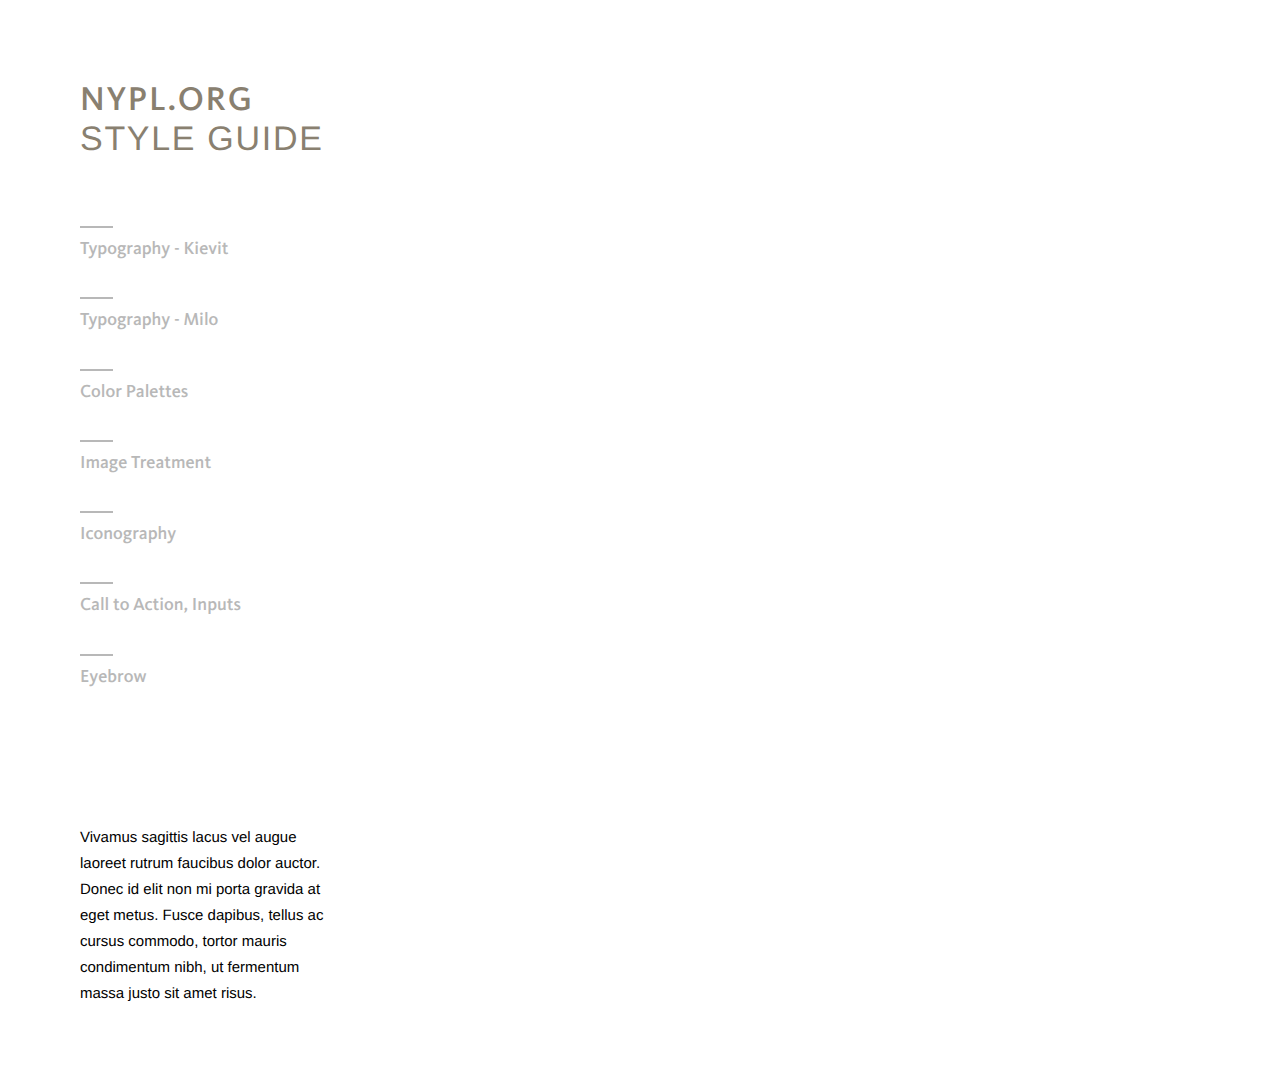
<file: index.html>
<!doctype html>
<html class="no-js" lang="">
	<head>
		<meta charset="utf-8">
		<meta http-equiv="x-ua-compatible" content="ie=edge">
		<title></title>
		<meta name="description" content="">
		<meta name="viewport" content="width=device-width, initial-scale=1">

		<link rel="stylesheet" href="css/main.css">

	</head>
	<body>
		<main id="style_guide">
			<nav>
				<h1>
					<span>NYPL.ORG</span>
					STYLE GUIDE
				</h1>
				<ul>
					<li><a href="kievit.html">Typography - Kievit</a></li>
          <li><a href="milo.html">Typography - Milo</a></li>
          <li><a href="color.html">Color Palettes</a></li>
          <li><a href="image.html">Image Treatment</a></li>
          <li><a href="icon.html">Iconography</a></li>
          <li><a href="cta.html">Call to Action, Inputs</a></li>
          <li><a href="eyebrow.html">Eyebrow</a></li>
				</ul>
<!-- ----------------------- BLURB goes here ----------------------- -->
        <p>
          Vivamus sagittis lacus vel augue laoreet rutrum faucibus dolor auctor. Donec id elit non mi porta gravida at eget metus. Fusce dapibus, tellus ac cursus commodo, tortor mauris condimentum nibh, ut fermentum massa justo sit amet risus.
        </p>
			</nav>
			<section>
				
			</section>
		</main>
	</body>
</html>
</file>
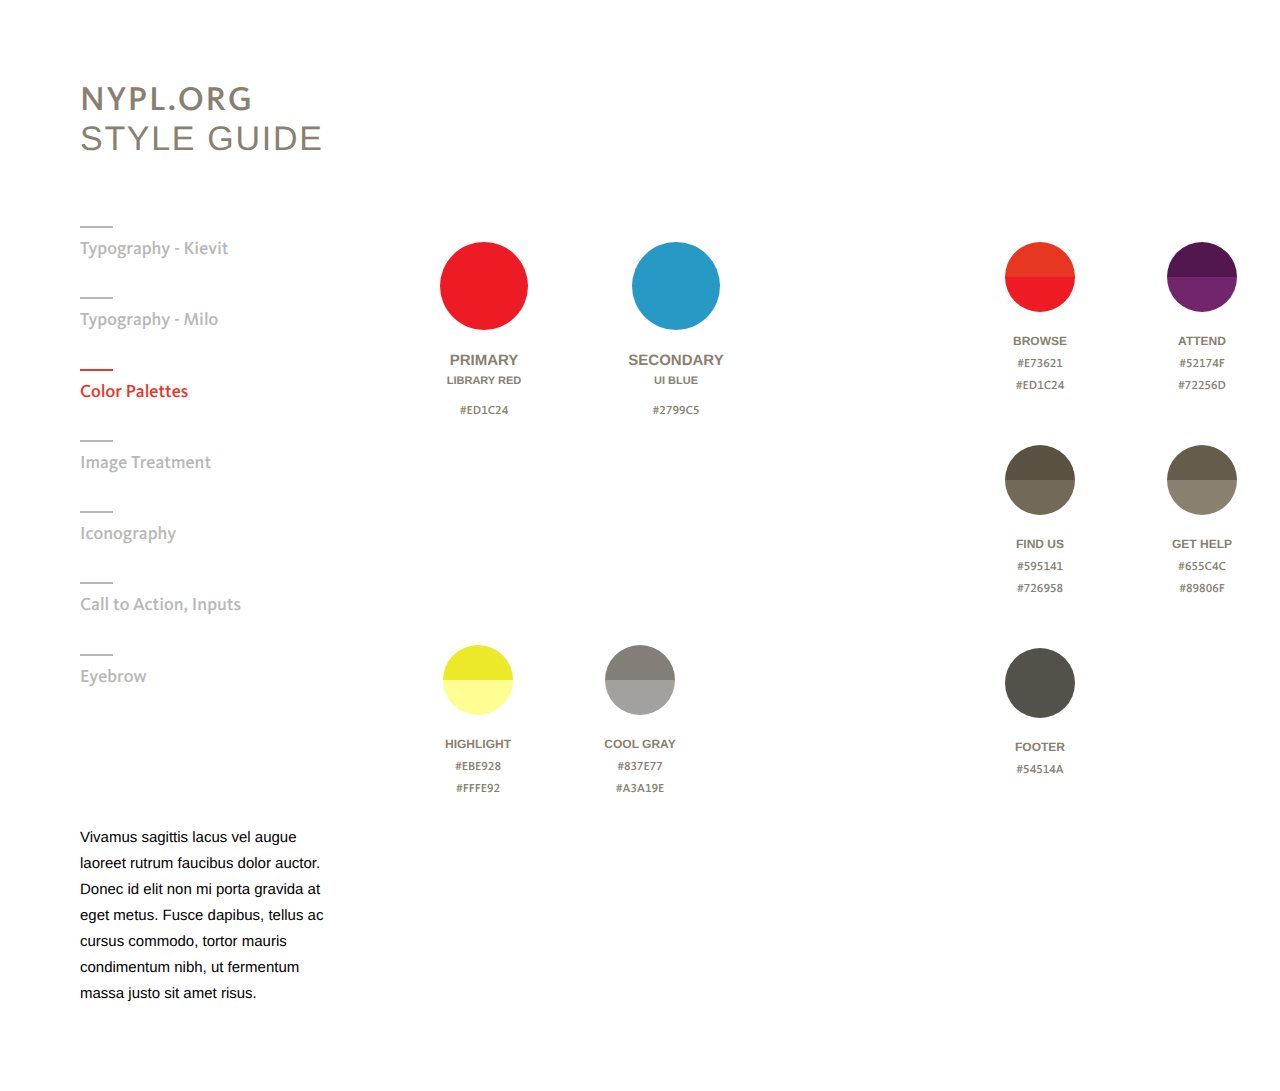
<file: color.html>
<!doctype html>
<html class="no-js" lang="">
  <head>
    <meta charset="utf-8">
    <meta http-equiv="x-ua-compatible" content="ie=edge">
    <title></title>
    <meta name="description" content="">
    <meta name="viewport" content="width=device-width, initial-scale=1">

    <link rel="stylesheet" href="css/main.css">
    <link rel="stylesheet" href="css/color.css">

  </head>
  <body>
    <main id="style_guide">
      <nav>
        <h1>
          <span>NYPL.ORG</span>
          STYLE GUIDE
        </h1>
        <ul>
          <li><a href="kievit.html">Typography - Kievit</a></li>
          <li><a href="milo.html">Typography - Milo</a></li>
          <li class="active"><a href="color.html">Color Palettes</a></li>
          <li><a href="image.html">Image Treatment</a></li>
          <li><a href="icon.html">Iconography</a></li>
          <li><a href="cta.html">Call to Action, Inputs</a></li>
          <li><a href="eyebrow.html">Eyebrow</a></li>
        </ul>
<!-- ----------------------- BLURB goes here ----------------------- -->
        <p>
          Vivamus sagittis lacus vel augue laoreet rutrum faucibus dolor auctor. Donec id elit non mi porta gravida at eget metus. Fusce dapibus, tellus ac cursus commodo, tortor mauris condimentum nibh, ut fermentum massa justo sit amet risus.
        </p>
      </nav>
      <section>
        <article>
          <section class="color_palette">
            <section class="color_section_1">
              <div class="palette-single">
                <div class="color" id="hex_ED1C24"></div>
                <p class="title">Primary</p>
                <p class="name">Library Red</p>
                <p class="hex">#ED1C24</p>
              </div>
              <div class="palette-single">
                <div class="color" id="hex_2799C5"></div>
                <p class="title">Secondary</p>
                <p class="name">UI Blue</p>
                <p class="hex">#2799C5</p>
              </div>
              <div class="palette-double">
                <div class="color">
                  <div class="half" id="hex_EBE928"></div>
                  <div class="half" id="hex_FFFE92"></div>
                </div>
                <p class="name">Highlight</p>
                <p class="hex">#EBE928</p>
                <p class="hex">#FFFE92</p>
              </div>
              <div class="palette-double">
                <div class="color">
                  <div class="half" id="hex_837E77"></div>
                  <div class="half" id="hex_A3A19E"></div>
                </div>
                <p class="name">Cool Gray</p>
                <p class="hex">#837E77</p>
                <p class="hex">#A3A19E</p>
              </div>
            </section>
            <section class="color_section_2">
              <div class="palette-double">
                <div class="color">
                  <div class="half" id="hex_E73621"></div>
                  <div class="half" id="hex_ED1C24"></div>
                </div>
                <p class="name">Browse</p>
                <p class="hex">#E73621</p>
                <p class="hex">#ED1C24</p>
              </div>
              <div class="palette-double">
                <div class="color">
                  <div class="half" id="hex_52174F"></div>
                  <div class="half" id="hex_72256D"></div>
                </div>
                <p class="name">Attend</p>
                <p class="hex">#52174F</p>
                <p class="hex">#72256D</p>
              </div>
              <div class="palette-double">
                <div class="color">
                  <div class="half" id="hex_437529"></div>
                  <div class="half" id="hex_579B34"></div>
                </div>
                <p class="name">Learn</p>
                <p class="hex">#437529</p>
                <p class="hex">#579B34</p>
              </div>
              <div class="palette-double">
                <div class="color">
                  <div class="half" id="hex_047074"></div>
                  <div class="half" id="hex_00989E"></div>
                </div>
                <p class="name">Research</p>
                <p class="hex">#047074</p>
                <p class="hex">#00989E</p>
              </div>
              <div class="palette-double">
                <div class="color">
                  <div class="half" id="hex_595141"></div>
                  <div class="half" id="hex_726958"></div>
                </div>
                <p class="name">Find Us</p>
                <p class="hex">#595141</p>
                <p class="hex">#726958</p>
              </div>
              <div class="palette-double">
                <div class="color">
                  <div class="half" id="hex_655C4C"></div>
                  <div class="half" id="hex_89806F"></div>
                </div>
                <p class="name">Get Help</p>
                <p class="hex">#655C4C</p>
                <p class="hex">#89806F</p>
              </div>
              <div class="palette-double">
                <div class="color">
                  <div class="half" id="hex_9E0B0B"></div>
                  <div class="half" id="hex_CF1D1E"></div>
                </div>
                <p class="name">Donate</p>
                <p class="hex">#9E0B0B</p>
                <p class="hex">#CF1D1E</p>
              </div>
              <div class="palette-double">
                <div class="color">
                  <div class="half" id="hex_1980A9"></div>
                  <div class="half" id="hex_1DA1D4"></div>
                </div>
                <p class="name">Search</p>
                <p class="hex">#1980A9</p>
                <p class="hex">#1DA1D4</p>
              </div>
              <div class="palette-double">
                <div class="color">
                  <div class="full" id="hex_54514A"></div>
                </div>
                <p class="name">Footer</p>
                <p class="hex">#54514A</p>
              </div>
            </section>
          </section>
        </article>
      </section>
    </main>
  </body>
</html>
</file>
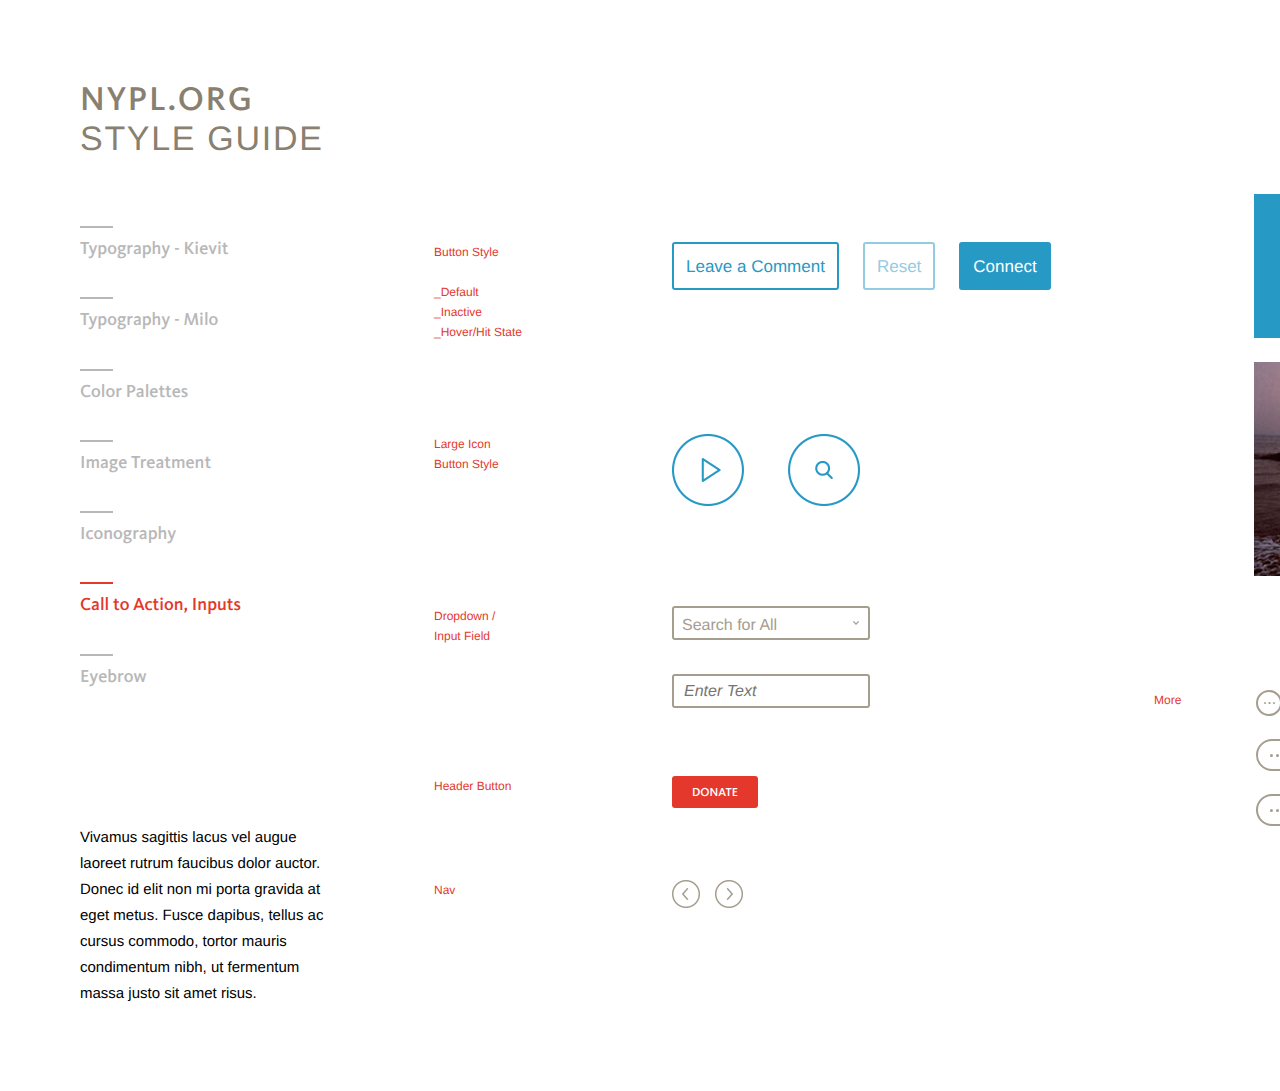
<file: cta.html>
<!doctype html>
<html class="no-js" lang="">
  <head>
    <meta charset="utf-8">
    <meta http-equiv="x-ua-compatible" content="ie=edge">
    <title></title>
    <meta name="description" content="">
    <meta name="viewport" content="width=device-width, initial-scale=1">

    <link rel="stylesheet" href="css/main.css">
    <link rel="stylesheet" href="css/cta.css">

  </head>
  <body>
    <main id="style_guide">
      <nav>
        <h1>
          <span>NYPL.ORG</span>
          STYLE GUIDE
        </h1>
        <ul>
          <li><a href="kievit.html">Typography - Kievit</a></li>
          <li><a href="milo.html">Typography - Milo</a></li>
          <li><a href="color.html">Color Palettes</a></li>
          <li><a href="image.html">Image Treatment</a></li>
          <li><a href="icon.html">Iconography</a></li>
          <li class="active"><a href="cta.html">Call to Action, Inputs</a></li>
          <li><a href="eyebrow.html">Eyebrow</a></li>
        </ul>
<!-- ----------------------- BLURB goes here ----------------------- -->
        <p>
          Vivamus sagittis lacus vel augue laoreet rutrum faucibus dolor auctor. Donec id elit non mi porta gravida at eget metus. Fusce dapibus, tellus ac cursus commodo, tortor mauris condimentum nibh, ut fermentum massa justo sit amet risus.
        </p>
      </nav>
      <section>
        <article class="half call_to_action">
          <span class="content_label">
            Button Style</br>
            </br>
            _Default</br>
            _Inactive</br>
            _Hover/Hit State</br>
          </span>
          <section class="button_style">
            <button class="btn">Leave a Comment</button>
            <button class="btn" disabled>Reset</button>
            <button class="btn btn_hover">Connect</button>
          </section>
          <span class="content_label">
            Large Icon</br>
            Button Style
          </span>
          <section class="large_icon">
            <button class="btn_large btn_play">Play</button>
            <button class="btn_large btn_search">Search</button>
          </section>
          <span class="content_label">
            Dropdown /</br>
            Input Field
          </span>
          <section class="dropdown_input">
            <div class="styled">
               <select>
                    <option selected >Search for All</option>
                    <option>Option 1</option>
                    <option>Option 2</option>
                    <option>Option 3</option>
                </select>
            </div>
            <input type="text" placeholder="Enter Text" />
          </section>
          <span class="content_label">
            Header Button
          </span>
          <section class="header_button">
            <button class="btn_header">Donate</button>
          </section>
          <span class="content_label">
            Nav
          </span>
          <section class="nav_buttons">
            <button class="btn_prev">Prev</button>
            <button class="btn_next">Next</button>
          </section>
        </article>
        <aside class="call_to_action">
          <section class="button_style-cont">
            <button class="btn btn_inverse">$19</button>
            <button class="btn" disabled>$35</button>
            <button class="btn btn_hover btn_inverse">$70</button>
          </section>
          <section class="large_icon-cont">
            <div class="vid_bg">
              <button class="btn_large btn_play-inverse">Play</button>
            </div>
            <div class="search_bg">
              <button class="btn_large btn_search-inverse">Search</button>
            </div>
          </section>
          <section class="buttons_more">
            <span class="content_label">More</span>
            <div>
              <button class="btn_more more_sm"></button>
              <button class="btn_more more_lg">4</button>
              <button class="btn_more more_lg">See More</button>
            </div>
          </section>
        </aside>
      </section>
    </main>
  </body>
</html>
</file>
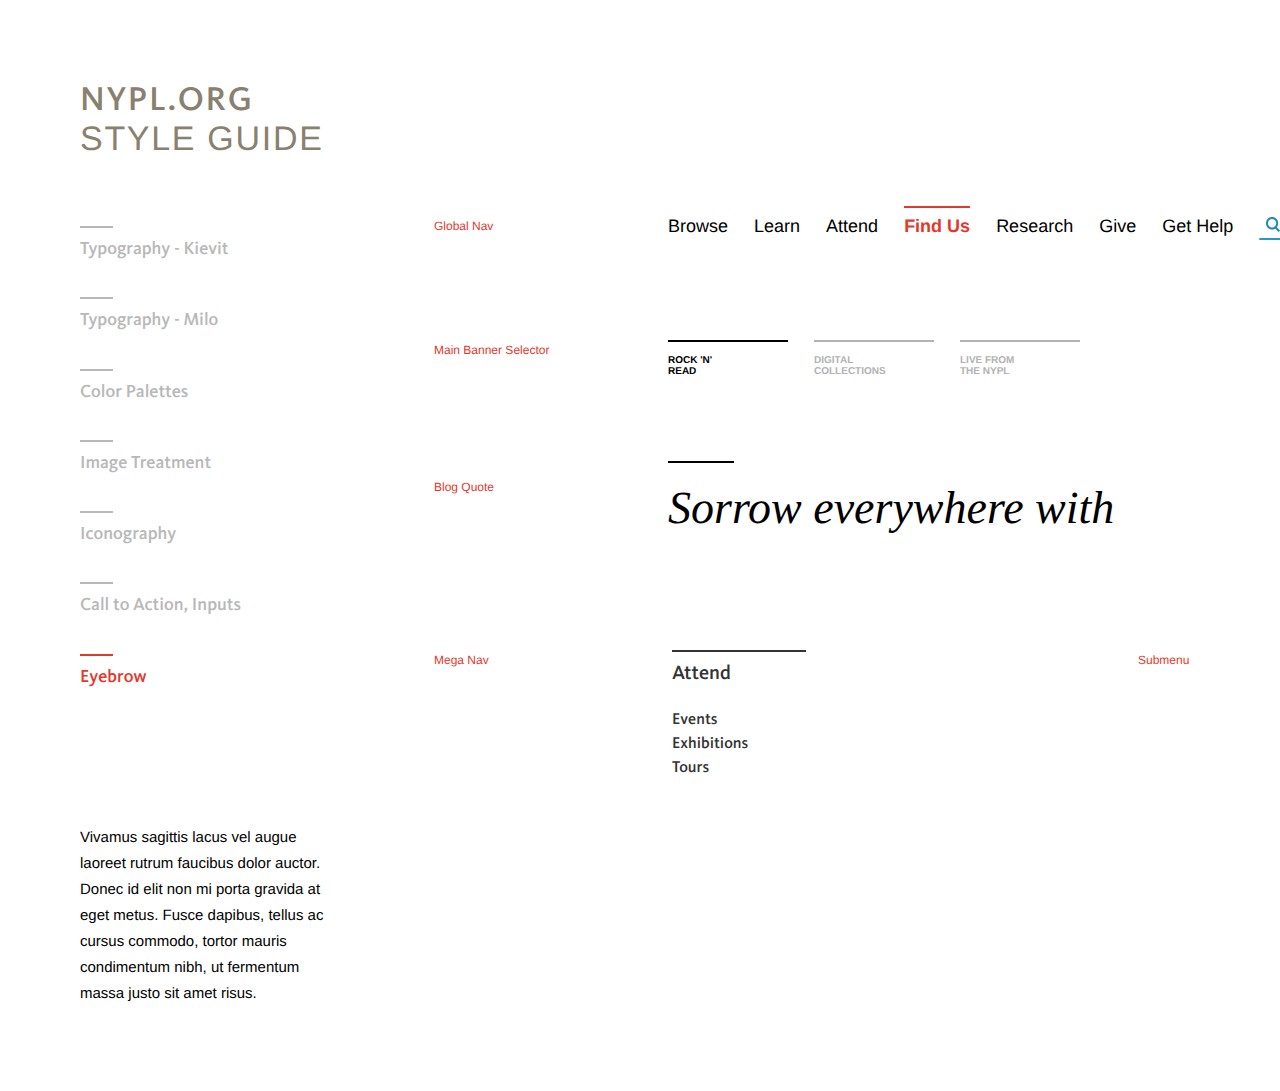
<file: eyebrow.html>
<!doctype html>
<html class="no-js" lang="">
  <head>
    <meta charset="utf-8">
    <meta http-equiv="x-ua-compatible" content="ie=edge">
    <title></title>
    <meta name="description" content="">
    <meta name="viewport" content="width=device-width, initial-scale=1">

    <link rel="stylesheet" href="css/main.css">
    <link rel="stylesheet" href="css/eyebrow.css">

  </head>
  <body>
    <main id="style_guide">
      <nav>
        <h1>
          <span>NYPL.ORG</span>
          STYLE GUIDE
        </h1>
        <ul>
          <li><a href="kievit.html">Typography - Kievit</a></li>
          <li><a href="milo.html">Typography - Milo</a></li>
          <li><a href="color.html">Color Palettes</a></li>
          <li><a href="image.html">Image Treatment</a></li>
          <li><a href="icon.html">Iconography</a></li>
          <li><a href="cta.html">Call to Action, Inputs</a></li>
          <li class="active"><a href="eyebrow.html">Eyebrow</a></li>
        </ul>
<!-- ----------------------- BLURB goes here ----------------------- -->
        <p>
          Vivamus sagittis lacus vel augue laoreet rutrum faucibus dolor auctor. Donec id elit non mi porta gravida at eget metus. Fusce dapibus, tellus ac cursus commodo, tortor mauris condimentum nibh, ut fermentum massa justo sit amet risus.
        </p>
      </nav>
      <section>
        <article class="full eyebrow">
          <span class="content_label">Global Nav</span>
          <section class="global_nav">
            <nav>
              <ul>
                <li><a href="#">Browse</a></li>
                <li><a href="#">Learn</a></li>
                <li><a href="#">Attend</a></li>
                <li class="active"><a href="#">Find Us</a></li>
                <li><a href="#">Research</a></li>
                <li><a href="#">Give</a></li>
                <li><a href="#">Get Help</a></li>
                <li><a href="#" id="search">Search</a></li>
              </ul>
            </nav>
          </section>
          <span class="content_label">Main Banner Selector</span>
          <section class="main_banner_selector">
            <ul>
              <li class="active"><a href="#">Rock 'N' Read</a></li>
              <li><a href="#">Digital Collections</a></li>
              <li><a href="#">Live from the NYPL</a></li>
            </ul>
          </section>
          <span class="content_label">Blog Quote</span>
          <section class="blog_quote">
            <hr></hr>
            <h1>Sorrow everywhere with</h1>
          </section>
        </article>
        <aside class="half">
          <span class="content_label">Mega Nav</span>
          <section class="mega_nav">
            <span class="title">Attend</span>
            <ul>
              <li><a href="#">Events</a></li>
              <li><a href="#">Exhibitions</a></li>
              <li><a href="#">Tours</a></li>
            </ul>
          </section>
        </aside>
        <aside class="half">
          <span class="content_label">Submenu</span>
          <section class="sub_menu">
            <span class="title">Learn</span>
            <ul>
              <li><a href="#">Kids</a></li>
              <li><a href="#">Teens</a></li>
              <li><a href="#">Parents</a></li>
              <li><a href="#">Teachers</a></li>
              <li><a href="#">Adults</a></li>
            </ul>
          </section>
        </aside>
      </section>
    </main>
  </body>
</html>
</file>
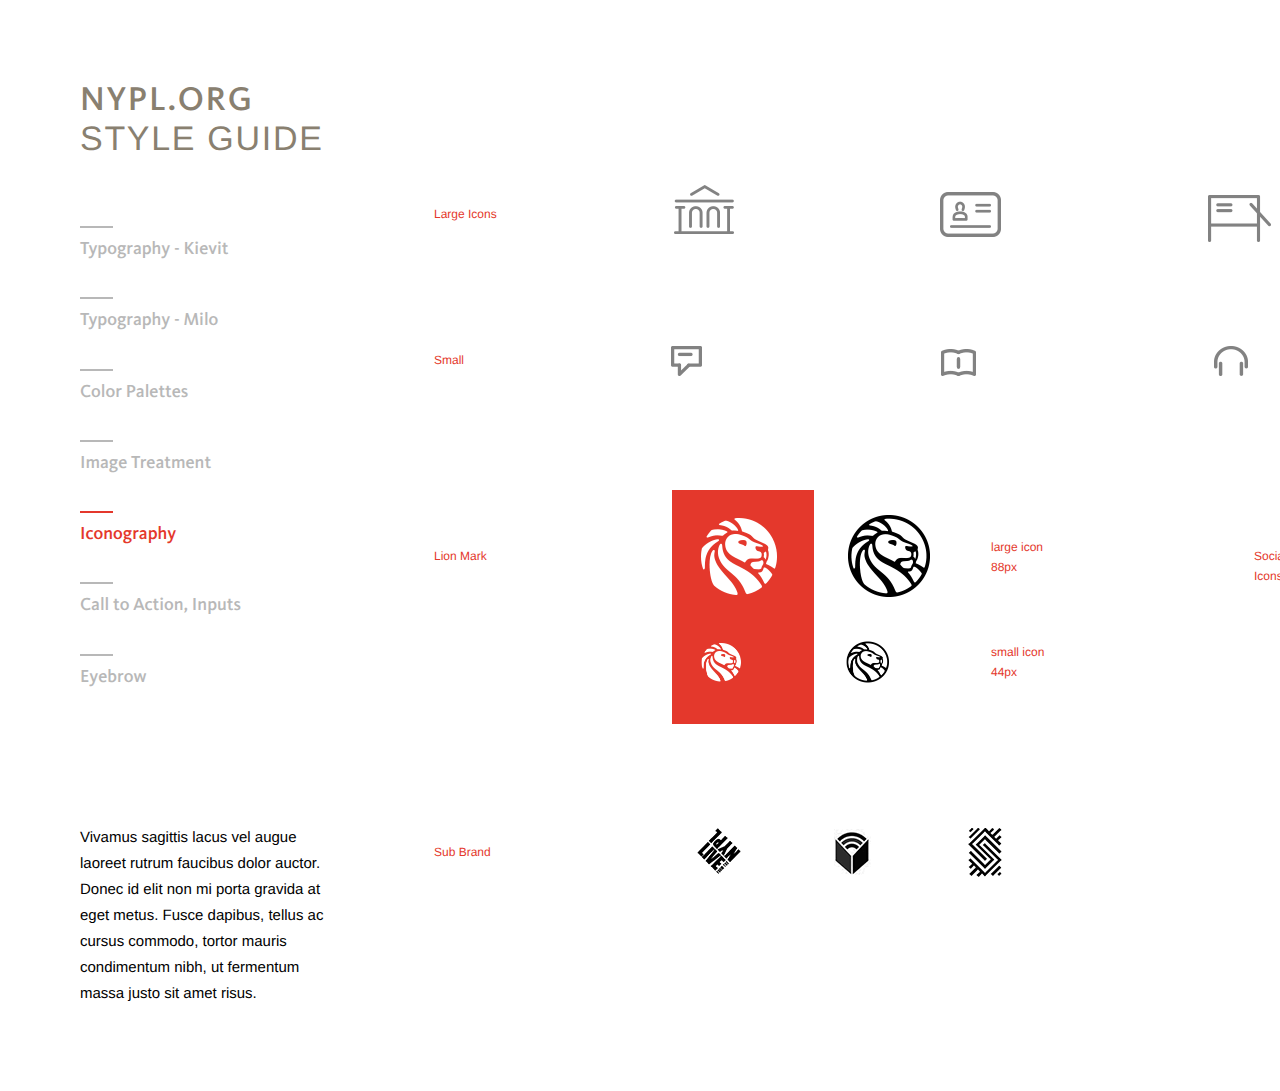
<file: icon.html>
<!doctype html>
<html class="no-js" lang="">
  <head>
    <meta charset="utf-8">
    <meta http-equiv="x-ua-compatible" content="ie=edge">
    <title></title>
    <meta name="description" content="">
    <meta name="viewport" content="width=device-width, initial-scale=1">

    <link rel="stylesheet" href="css/main.css">
    <link rel="stylesheet" href="css/icon.css">

  </head>
  <body>
    <main id="style_guide">
      <nav>
        <h1>
          <span>NYPL.ORG</span>
          STYLE GUIDE
        </h1>
        <ul>
          <li><a href="kievit.html">Typography - Kievit</a></li>
          <li><a href="milo.html">Typography - Milo</a></li>
          <li><a href="color.html">Color Palettes</a></li>
          <li><a href="image.html">Image Treatment</a></li>
          <li class="active"><a href="icon.html">Iconography</a></li>
          <li><a href="cta.html">Call to Action, Inputs</a></li>
          <li><a href="eyebrow.html">Eyebrow</a></li>
        </ul>
<!-- ----------------------- BLURB goes here ----------------------- -->
        <p>
          Vivamus sagittis lacus vel augue laoreet rutrum faucibus dolor auctor. Donec id elit non mi porta gravida at eget metus. Fusce dapibus, tellus ac cursus commodo, tortor mauris condimentum nibh, ut fermentum massa justo sit amet risus.
        </p>
      </nav>
      <section>
        <article class="full iconography">
          <span class="content_label">Large Icons</span>
          <section class="large_icons">
            <span class="icon_lg icon-lib"></span>
            <span class="icon_lg icon-card"></span>
            <span class="icon_lg icon-board"></span>
            <span class="icon_lg icon-easel"></span>
          </section>
          <span class="content_label">Small</span>
          <section class="small_icons">
            <span class="icon_sm icon-speech"></span>
            <span class="icon_sm icon-book"></span>
            <span class="icon_sm icon-headphones"></span>
            <span class="icon_sm icon-video"></span>
          </section>
        </article>
        <article class="half">
          <span class="content_label">Lion Mark</span>
          <section class="lion_mark">
            <div class="lion_inverse-bg">
              <span class="icon-lion icon-lion_inverse icon-lion_lg"></span>
              <span class="icon-lion icon-lion_inverse icon-lion_sm"></span>
            </div>
            <div>
              <span class="icon-lion icon-lion_lg"></span>
              <span class="icon-lion icon-lion_sm"></span>
            </div>
            <div>
              <span class="content_label">large icon</br>88px</span>
              <span class="content_label">small icon</br>44px</span>
            </div>
          </section>
          <span class="content_label">Sub Brand</span>
          <section class="sub_brand">
            <span class="icon-subbrand icon-nypllive"></span>
            <span class="icon-subbrand icon-techconnect"></span>
            <span class="icon-subbrand icon-schomberg"></span> 
          </section>
        </article>
        <aside>
          <span class="content_label">Social Media</br>Icons</span>
            <ul class="social_media">
              <li class="facebook"><span class="icon-social icon-facebook"></span> 821</li>
              <li class="twitter"><span class="icon-social icon-twitter"></span> 769</li>
              <li class="pinterest"><span class="icon-social icon-pinterest"></span> 158</li>
              <li class="tumblr"><span class="icon-social icon-tumblr"></span> 55</li>
              <li class="more"><span class="icon-more"></span></li>
            </ul>
          </section>
        </aside>
      </section>
    </main>
  </body>
</html>
</file>
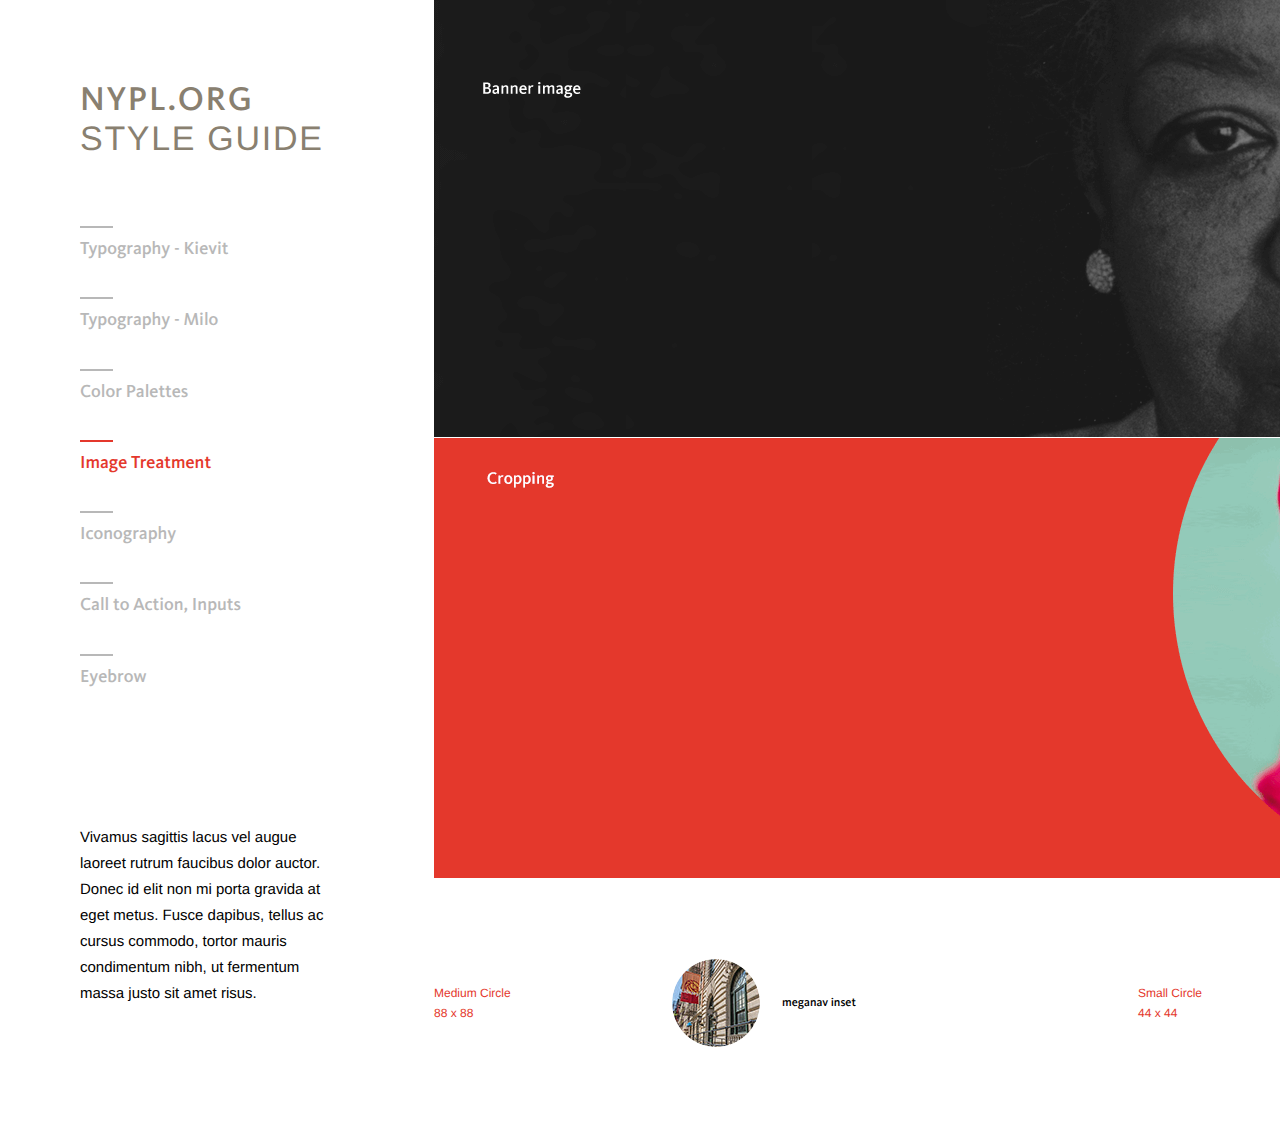
<file: image.html>
<!doctype html>
<html class="no-js" lang="">
  <head>
    <meta charset="utf-8">
    <meta http-equiv="x-ua-compatible" content="ie=edge">
    <title></title>
    <meta name="description" content="">
    <meta name="viewport" content="width=device-width, initial-scale=1">

    <link rel="stylesheet" href="css/main.css">
    <link rel="stylesheet" href="css/image.css">

  </head>
  <body>
    <main id="style_guide">
      <nav>
        <h1>
          <span>NYPL.ORG</span>
          STYLE GUIDE
        </h1>
        <ul>
          <li><a href="kievit.html">Typography - Kievit</a></li>
          <li><a href="milo.html">Typography - Milo</a></li>
          <li><a href="color.html">Color Palettes</a></li>
          <li class="active"><a href="image.html">Image Treatment</a></li>
          <li><a href="icon.html">Iconography</a></li>
          <li><a href="cta.html">Call to Action, Inputs</a></li>
          <li><a href="eyebrow.html">Eyebrow</a></li>
        </ul>
<!-- ----------------------- BLURB goes here ----------------------- -->
        <p>
          Vivamus sagittis lacus vel augue laoreet rutrum faucibus dolor auctor. Donec id elit non mi porta gravida at eget metus. Fusce dapibus, tellus ac cursus commodo, tortor mauris condimentum nibh, ut fermentum massa justo sit amet risus.
        </p>
      </nav>
      <section>
        <article class="full image_treatments">
          <img src="img/banner.png" />
          <img src="img/cropping.png" />
        </article>
        <aside class="half image_treatments">
          <span class="content_label">Medium Circle</br>
          88 x 88</span>
          <img src="img/placeholder-med_circle.jpg" class="med_circle"/>
          <span>meganav inset</span>
        </aside>
        <aside class="half image_treatments">
          <span class="content_label">Small Circle</br>
          44 x 44</span>
          <img src="img/placeholder-sm_circle.jpg" class="sm_circle"/>
          <span>Author's thumbnail</span>
        </aside>
      </section>
    </main>
  </body>
</html>
</file>
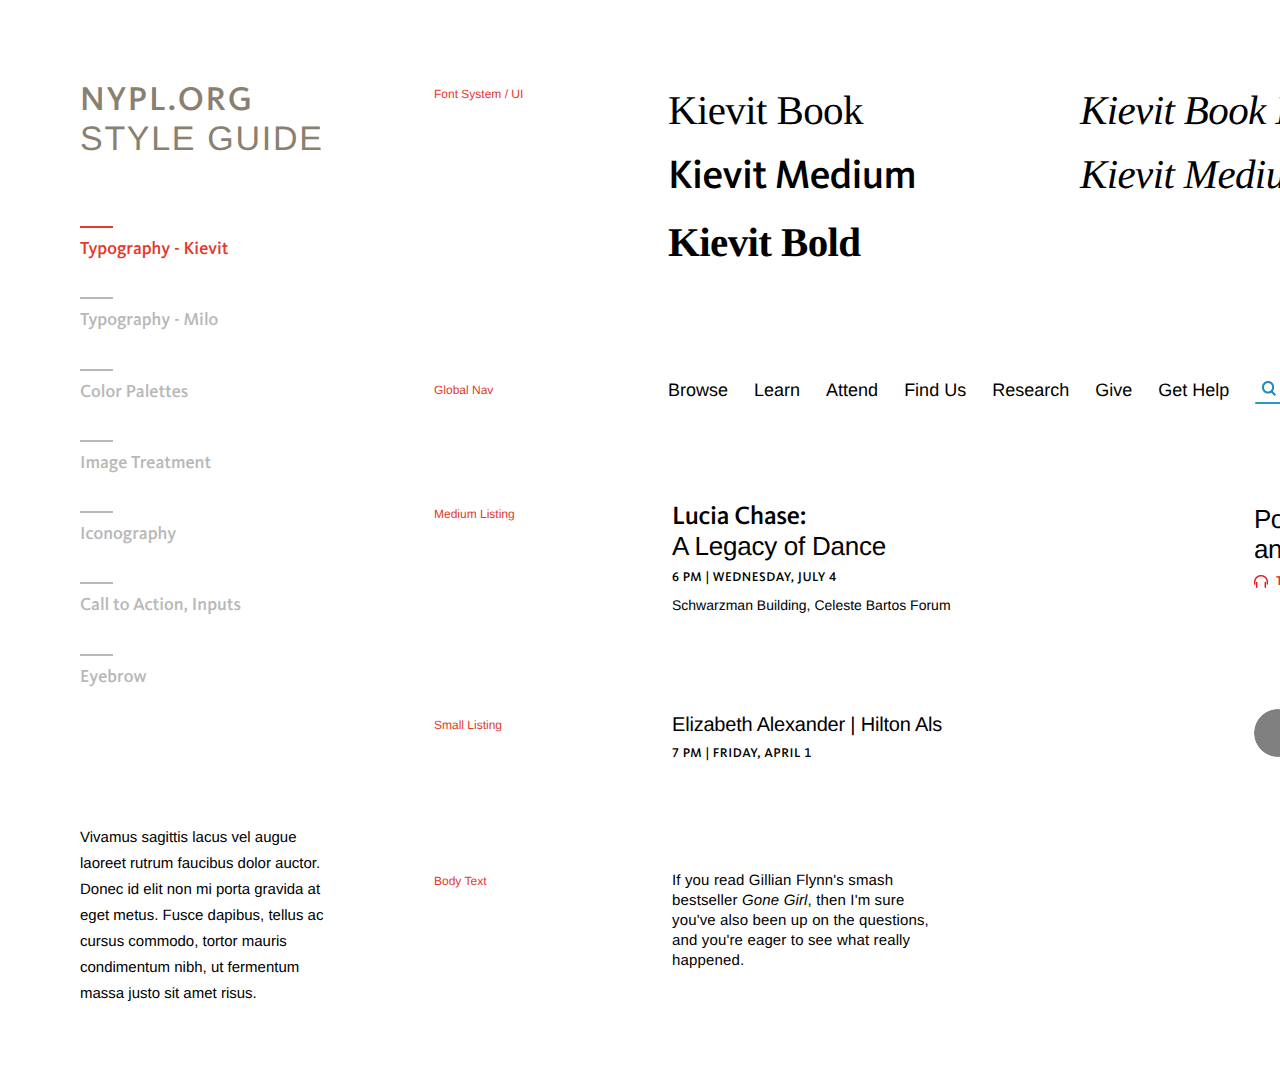
<file: kievit.html>
<!doctype html>
<html class="no-js" lang="">
  <head>
    <meta charset="utf-8">
    <meta http-equiv="x-ua-compatible" content="ie=edge">
    <title></title>
    <meta name="description" content="">
    <meta name="viewport" content="width=device-width, initial-scale=1">

    <link rel="stylesheet" href="css/main.css">
    <link rel="stylesheet" href="css/kievit.css">

  </head>
  <body>
    <main id="style_guide">
      <nav>
        <h1>
          <span>NYPL.ORG</span>
          STYLE GUIDE
        </h1>
        <ul>
          <li class="active"><a href="kievit.html">Typography - Kievit</a></li>
          <li><a href="milo.html">Typography - Milo</a></li>
          <li><a href="color.html">Color Palettes</a></li>
          <li><a href="image.html">Image Treatment</a></li>
          <li><a href="icon.html">Iconography</a></li>
          <li><a href="cta.html">Call to Action, Inputs</a></li>
          <li><a href="eyebrow.html">Eyebrow</a></li>
        </ul>
<!-- ----------------------- BLURB goes here ----------------------- -->
        <p>
          Vivamus sagittis lacus vel augue laoreet rutrum faucibus dolor auctor. Donec id elit non mi porta gravida at eget metus. Fusce dapibus, tellus ac cursus commodo, tortor mauris condimentum nibh, ut fermentum massa justo sit amet risus.
        </p>
      </nav>
      <section>
        <article class="full">
          <span class="content_label">Font System / UI</span>
          <section class="font_system_ui">
            <h1 class="kievit-book">Kievit Book</h1>
            <h1 class="kievit-book_italic">Kievit Book Italic</h1>
            <h1 class="kievit-medium">Kievit Medium</h1>
            <h1 class="kievit-medium_italic">Kievit Medium Italic</h1>
            <h1 class="kievit-bold">Kievit Bold</h1>
          </section>
          <span class="content_label">Global Nav</span>
          <section class="global_nav">
            <nav>
              <ul>
                <li>
                  <div class="tooltip">
                    <span class="left">Kievit Medium</span>
                    <span class="right">26px</span>
                    <span class="left">Line Height</span>
                    <span class="right">28px</span>
                    <span class="left">Letter Spacing</span>
                    <span class="right">-0.01em</span>
                  </div>
                  <a href="#" data-attribute="has-tooltip">Browse</a>
                </li>
                <li><a href="#">Learn</a></li>
                <li><a href="#">Attend</a></li>
                <li><a href="#">Find Us</a></li>
                <li><a href="#">Research</a></li>
                <li><a href="#">Give</a></li>
                <li><a href="#">Get Help</a></li>
                <li><a href="#" id="search">Search</a></li>
              </ul>
            </nav>
          </section>
        </article>
        <article class="half">
          <span class="content_label">Medium Listing</span>
          <section class="medium_listing">
            <header>
              <h1>
                <div class="tooltip">
                  <span class="left">Kievit Medium</span>
                  <span class="right">26px</span>
                  <span class="left">Line Height</span>
                  <span class="right">28px</span>
                  <span class="left">Letter Spacing</span>
                  <span class="right">-0.01em</span>
                </div>
                <span data-attribute="has-tooltip" class="kievit-medium">Lucia Chase:</span>
                <div class="tooltip">
                  <span class="left">Kievit Book</span>
                  <span class="right">26px</span>
                  <span class="left">Line Height</span>
                  <span class="right">28px</span>
                  <span class="left">Letter Spacing</span>
                  <span class="right">-0.01em</span>
                </div>
                <span data-attribute="has-tooltip">A Legacy of Dance</span>
              </h1>
              <div class="tooltip">
                <span class="left">Kievit Medium</span>
                <span class="right">13px</span>
                <span class="left">Line Height</span>
                <span class="right">16.21px</span>
                <span class="left">Letter Spacing</span>
                <span class="right">0.04em</span>
              </div>
              <p data-attribute="has-tooltip" class="date">6 PM | Wednesday, July 4</p>
              <div class="tooltip">
                <span class="left">Kievit Book</span>
                <span class="right">14px</span>
                <span class="left">Line Height</span>
                <span class="right">20.41px</span>
              </div>
              <p data-attribute="has-tooltip" class="loc">Schwarzman Building, Celeste Bartos Forum</p>
            </header>
          </section>
          <span class="content_label">Small Listing</span>
          <section class="small_listing">
            <header>
              <div class="tooltip">
                <span class="left">Kievit Book</span>
                <span class="right">20px</span>
                <span class="left">Letter Spacing</span>
                <span class="right">-0.01em</span>
              </div>
              <h2 data-attribute="has-tooltip">Elizabeth Alexander | Hilton Als</h2>
              <div class="tooltip">
                <span class="left">Kievit Medium</span>
                <span class="right">13px</span>
                <span class="left">Line Height</span>
                <span class="right">16.21px</span>
                <span class="left">Letter Spacing</span>
                <span class="right">0.04em</span>
              </div>
              <p class="date" data-attribute="has-tooltip">7 PM | FRIDAY, APRIL 1</p>
            </header>
          </section>
          <span class="content_label">Body Text</span>
            <section class="body_text-kievit">
              <div class="tooltip">
                <span class="left">Kievit Book</span>
                <span class="right">15px</span>
                <span class="left">Line Height</span>
                <span class="right">20px</span>
                <span class="left">Letter Spacing</span>
                <span class="right">0.01em</span>
              </div>
              <p data-attribute="has-tooltip">If you read Gillian Flynn's smash bestseller <em>Gone Girl</em>, then I'm sure you've also been up on the questions, and you're eager to see what really happened.</p>
            </section>
        </article>
        <aside class="kievit">
          <section class="podcast">
            <header>
              <div class="tooltip">
                <span class="left">Kievit Book</span>
                <span class="right">26px</span>
                <span class="left">Line Height</span>
                <span class="right">30px</span>
                <span class="left">Letter Spacing</span>
                <span class="right">-0.02em</span>
              </div>
              <h1 data-attribute="has-tooltip">Podcast #67: Werner Herzog on Greece and Wrestlemania</h1>
              <div class="tooltip">
                <span class="left">Kievit Medium</span>
                <span class="right">13px</span>
                <span class="left">Line Height</span>
                <span class="right">16.21px</span>
                <span class="left">Letter Spacing</span>
                <span class="right">0.04em</span>
              </div>
              <p class="tagline" data-attribute="has-tooltip">The NYPL Podcast</p>
            </header>
          </section>
          <section class="lookup">
            <img class="thumb" src="img/placeholder-lookup.png" />
            <div>
              <div class="tooltip">
                <span class="left">Kievit Medium</span>
                <span class="right">18px</span>
              </div>
              <p class="name" data-attribute="has-tooltip">Anne Rouyer</p>
              <div class="tooltip">
                <span class="left">Kievit Book</span>
                <span class="right">14px</span>
                <span class="left">Line Height</span>
                <span class="right">18px</span>
              </div>
              <p class="title" data-attribute="has-tooltip">Supervising Librarian, Mulberry Street Library</p>
          </section>
        </aside>
      </section>
    </main>
    <script type="text/javascript" src="js/tooltip.js"></script>
  </body>
</html>
</file>
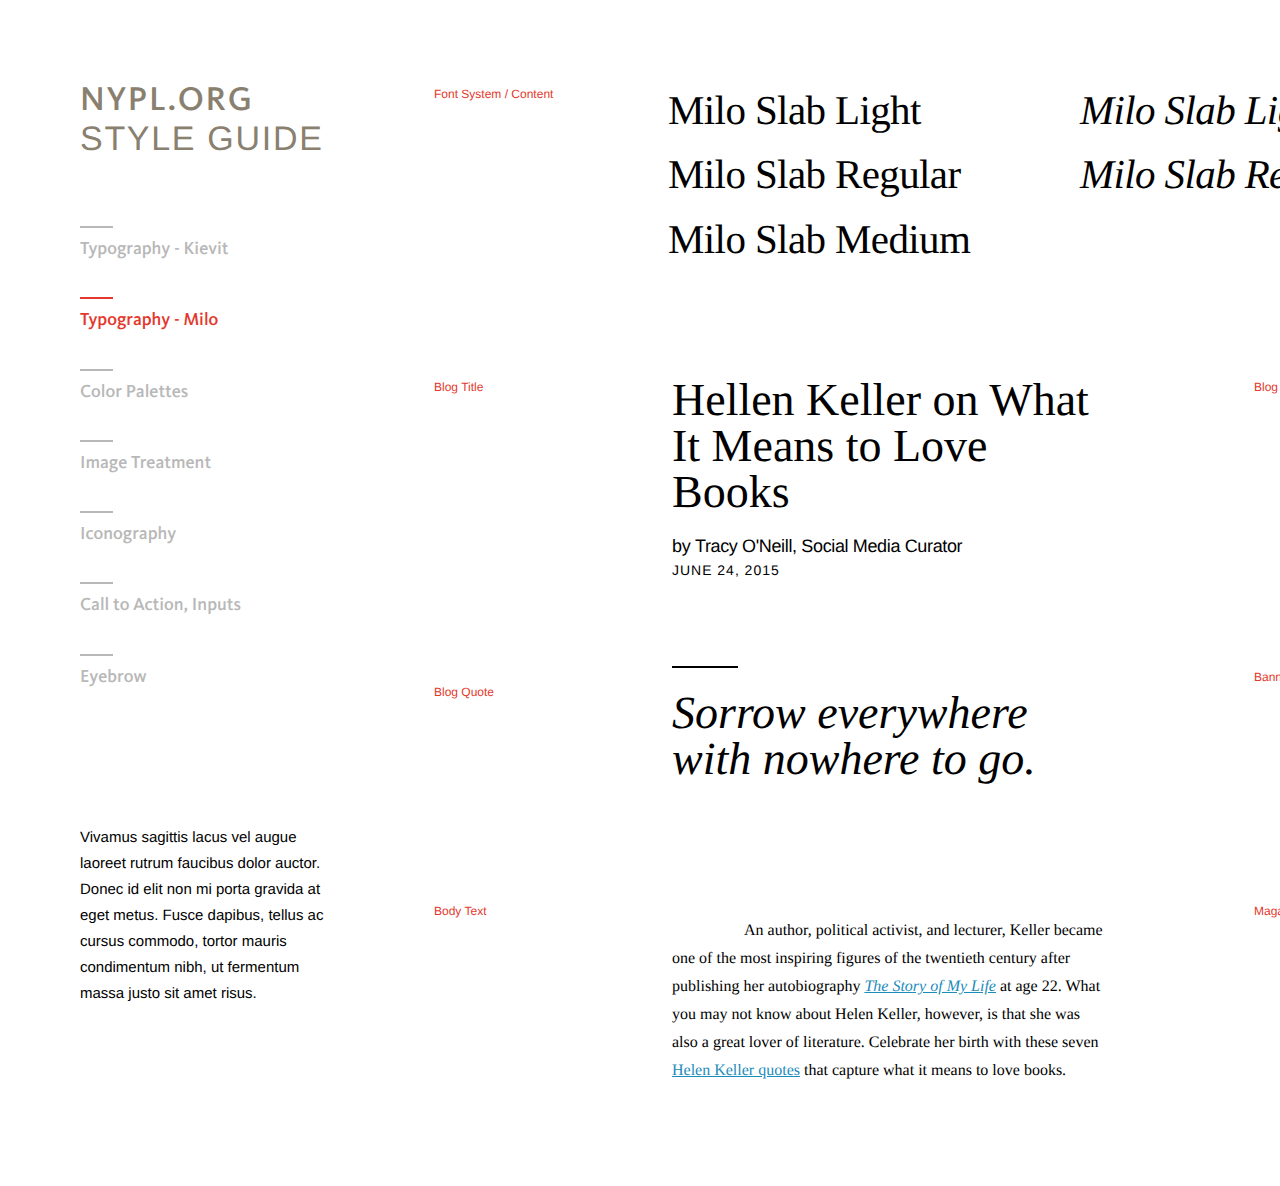
<file: milo.html>
<!doctype html>
<html class="no-js" lang="">
  <head>
    <meta charset="utf-8">
    <meta http-equiv="x-ua-compatible" content="ie=edge">
    <title></title>
    <meta name="description" content="">
    <meta name="viewport" content="width=device-width, initial-scale=1">

    <link rel="stylesheet" href="css/main.css">
    <link rel="stylesheet" href="css/milo.css">

  </head>
  <body>
    <main id="style_guide">
      <nav>
        <h1>
          <span>NYPL.ORG</span>
          STYLE GUIDE
        </h1>
        <ul>
          <li><a href="kievit.html">Typography - Kievit</a></li>
          <li class="active"><a href="milo.html">Typography - Milo</a></li>
          <li><a href="color.html">Color Palettes</a></li>
          <li><a href="image.html">Image Treatment</a></li>
          <li><a href="icon.html">Iconography</a></li>
          <li><a href="cta.html">Call to Action, Inputs</a></li>
          <li><a href="eyebrow.html">Eyebrow</a></li>
        </ul>
<!-- ----------------------- BLURB goes here ----------------------- -->
        <p>
          Vivamus sagittis lacus vel augue laoreet rutrum faucibus dolor auctor. Donec id elit non mi porta gravida at eget metus. Fusce dapibus, tellus ac cursus commodo, tortor mauris condimentum nibh, ut fermentum massa justo sit amet risus.
        </p>
      </nav>
      <section>
        <article class="full">
          <span class="content_label">Font System / Content</span>
          <section class="font_system_content">
            <h1 class="miloslab-light">Milo Slab Light</h1>
            <h1 class="miloslab-light_italic">Milo Slab Light Italic</h1>
            <h1 class="miloslab-regular">Milo Slab Regular</h1>
            <h1 class="miloslab-regular_italic">Milo Slab Regular Italic</h1>
            <h1 class="miloslab-medium">Milo Slab Medium</h1>
          </section>
        </article>
        <article class="half">
          <span class="content_label">Blog Title</span>
          <section class="blog_title">
            <header>
              <div class="tooltip">
                <span class="left">Milo Slab Light</span>
                <span class="right">46px</span>
              </div>
              <h1 data-attribute="has-tooltip">Hellen Keller on What It Means to Love Books</h1>
              <div class="tooltip">
                <span class="left">Kievit Light, Book</span>
                <span class="right">16px</span>
                <span class="left">Line Height</span>
                <span class="right">24.28px</span>
                <span class="left">Letter Spacing</span>
                <span class="right">-0.02em</span>
              </div>
              <p class="tagline" data-attribute="has-tooltip">by <span>Tracy O'Neill</span>, Social Media Curator</p>
              <div class="tooltip">
                <span class="left">Kievit Book</span>
                <span class="right">14px</span>
                <span class="left">Line Height</span>
                <span class="right">24px</span>
                <span class="left">Letter Spacing</span>
                <span class="right">0.07em</span>
              </div>
              <p class="date" data-attribute="has-tooltip">June 24, 2015</p>
            </header>
          </section>
          <span class="content_label">Blog Quote</span>
            <section class="blog_quote">
              <hr></hr>
              <div class="tooltip">
                <span class="left">Milo Slab Light Italic</span>
                <span class="right">46px</span>
              </div>
              <h1 data-attribute="has-tooltip">Sorrow everywhere with nowhere to go.</h1>
            </section>
          <span class="content_label">Body Text</span>
            <section class="body_text-milo">
              <div class="tooltip">
                <span class="left">Milo Slab Regular</span>
                <span class="right">16px</span>
                <span class="left">Line Height</span>
                <span class="right">28px</span>
              </div>
              <p data-attribute="has-tooltip">An author, political activist, and lecturer, Keller became one of the most inspiring figures of the twentieth century after publishing her autobiography <a href="#" class="publication">The Story of My Life</a> at age 22. What you may not know about Helen Keller, however, is that she was also a great lover of literature. Celebrate her birth with these seven <a href="#">Helen Keller quotes</a> that capture what it means to love books.</p>
            </section>
        </article>
        <aside class="milo">
          <span class="content_label">Blog Listing</span>
          <section class="blog_listing">
            <div class="tooltip">
              <span class="left">Milo Slab Light</span>
              <span class="right">36px</span>
            </div>
            <h1 data-attribute="has-tooltip">What's Your Literary Waterloo?</h1>
            <div class="tooltip">
              <span class="left">Kievit Book</span>
              <span class="right">15px</span>
              <span class="left">Line Height</span>
              <span class="right">22px</span>
            </div>
            <p data-attribute="has-tooltip">In honor of the 200th anniversary of Napoleon’s infamous defeat, we asked our NYPL staff members: What’s a book you’ve never been able to conquer?</p>
          </section>
          <span class="content_label">Banner</span>
          <section class="banner">
            <header>
              <div class="tooltip">
                <span class="left">Milo Slab Light, Medium</span>
                <span class="right">36px</span>
              </div>
              <h1 data-attribute="has-tooltip"><span class="miloslab-medium">Rock 'n' Read:</span>Screaming Females</h1>
              <div class="tooltip">
                <span class="left">Kievit Medium</span>
                <span class="right">16px</span>
                <span class="left">Line Height</span>
                <span class="right">20px</span>
                <span class="left">Letter Spacing</span>
                <span class="right">0.01em</span>
              </div>
              <p class="date" data-attribute="has-tooltip">Now through Friday, August 8, 2015</p>
              <div class="tooltip">
                <span class="left">Kievit Book</span>
                <span class="right">14px</span>
                <span class="left">Line Height</span>
                <span class="right">20px</span>
                <span class="left">Letter Spacing</span>
                <span class="right">0.01em</span>
              </div>
              <p class="loc" data-attribute="has-tooltip">Stephen A. Schwarzman Building</p>
            </header>
          </section>
          <span class="content_label">Maganav</span>
          <section class="maganav">
            <header>
              <div class="tooltip">
                <span class="left">Kievit Bold</span>
                <span class="right">12px</span>
                <span class="left">Letter Spacing</span>
                <span class="right">0.06em</span>
              </div>
              <span class="category" data-attribute="has-tooltip">Catalogs</span>
              <div class="tooltip">
                <span class="left">Milo Slab Light</span>
                <span class="right">30px</span>
              </div>
              <h1 data-attribute="has-tooltip">Digital Collections</h1>
            </header>
            <div class="tooltip">
              <span class="left">Kievit Book</span>
              <span class="right">15px</span>
              <span class="left">Line Height</span>
              <span class="right">22px</span>
            </div>
            <p data-attribute="has-tooltip">Access more than 800,000 images digitized from the New York Public Library's collections including historical maps, vintage posters, photographs, and more.</p>
          </section>
        </aside>
      </section>
    </main>
    <script type="text/javascript" src="js/tooltip.js"></script>
  </body>
</html>
</file>
<file: css/main.css>
@font-face {
  font-family: 'MiloSlab-Light';
  src: url('http://ux-static.nypl.org/milo-web/milo-slab-pro-light/MiloSlabWebPro-Light.woff') format('woff'),
       url('http://ux-static.nypl.org/milo-web/milo-slab-pro-light/MiloSlabWebPro-Light.eot') format('eot');
  font-weight:100;
}
@font-face {
  font-family: 'MiloSlab-LightItalic';
  src: url('http://ux-static.nypl.org/milo-web/milo-slab-pro-light-italic/MiloSlabWebPro-LightItalic.woff') format('woff'),
       url('http://ux-static.nypl.org/milo-web/milo-slab-pro-light-italic/MiloSlabWebPro-LightItalic.eot') format('eot');
  font-weight:100;
  font-style: italic;
}
@font-face {
  font-family: 'MiloSlab-Regular';
  src: url('http://ux-static.nypl.org/milo-web/milo-slab-pro-regular/MiloSlabWebPro.woff') format('woff'),
       url('http://ux-static.nypl.org/milo-web/milo-slab-pro-regular/MiloSlabWebPro.eot') format('eot');
  font-weight:400;
}
@font-face {
  font-family: 'MiloSlab-RegularItalic';
  src: url('http://ux-static.nypl.org/milo-web/milo-slab-pro-regular-italic/MiloSlabWebPro-Italic.woff') format('woff'),
       url('http://ux-static.nypl.org/milo-web/milo-slab-pro-regular-italic/MiloSlabWebPro-Italic.eot') format('eot');
  font-weight:400;
  font-style: italic;
}
@font-face {
  font-family: 'MiloSlab-Medium';
  src: url('http://ux-static.nypl.org/milo-web/milo-slab-pro-medium/MiloSlabWebPro-Medium.woff') format('woff'),
       url('http://ux-static.nypl.org/milo-web/milo-slab-pro-medium/MiloSlabWebPro-Medium.eot') format('eot');
  font-weight:500;
}
@font-face {
  font-family: 'Kievit-Light';
  src: url('http://ux-static.nypl.org/ff_kievit_web/KievitWeb-Light.woff') format('woff'),
       url('http://ux-static.nypl.org/ff_kievit_web/KievitWeb-Light.eot') format('eot');
  font-weight:100;
}
@font-face {
  font-family: 'Kievit-Book';
  src: url('http://ux-static.nypl.org/ff_kievit_web/KievitWeb-Book.woff') format('woff'),
       url('http://ux-static.nypl.org/ff_kievit_web/KievitWeb-Book.eot') format('eot');
  font-weight:400;
}
@font-face {
  font-family: 'Kievit-BookItalic';
  src: url('http://ux-static.nypl.org/ff_kievit_web/KievitWeb-BookIta.woff') format('woff'),
       url('http://ux-static.nypl.org/ff_kievit_web/KievitWeb-BookIta.eot') format('eot');
  font-weight:400;
  font-style:italic;
}
@font-face {
  font-family: 'Kievit-Medium';
  src: url('../fonts/KievitWeb-Medi.woff') format('woff');
  font-weight:500;
}
@font-face {
  font-family: 'Kievit-MediumItalic';
  src: url('http://ux-static.nypl.org/ff_kievit_web/KievitWeb-Medi.woff') format('woff'),
       url('http://ux-static.nypl.org/ff_kievit_web/KievitWeb-Medi.eot') format('eot');
  font-weight:500;
  font-style:italic;
}
@font-face {
  font-family: 'Kievit-Bold';
  src: url('http://ux-static.nypl.org/ff_kievit_web/KievitWeb-Bold.woff') format('woff'),
       url('http://ux-static.nypl.org/ff_kievit_web/KievitWeb-Bold.eot') format('eot');
  font-weight:700;
}

/******** Font helper classes ********/
.miloslab-light {
  font-family: 'MiloSlab-Light', serif;
  font-weight:100;
}
.miloslab-light_italic {
  font-family: 'MiloSlab-LightItalic', serif;
  font-weight:100;
  font-style:italic;
}
.miloslab-regular {
  font-family: 'MiloSlab-Regular', serif;
  font-weight:400;
}
.miloslab-regular_italic {
  font-family: 'MiloSlab-RegularItalic', serif;
  font-weight:400;
  font-style: italic;
}
.miloslab-medium {
  font-family: 'MiloSlab-Medium', serif;
  font-weight:500;
}
.kievit-book {
  font-family: 'Kievit-Book', serif;
  font-weight:400;
}
.kievit-book_italic {
  font-family: 'Kievit-BookItalic', serif;
  font-weight:400;
  font-style:italic;
}
.kievit-medium {
  font-family: 'Kievit-Medium', serif;
  font-weight:500;
}
.kievit-medium_italic {
  font-family: 'Kievit-MediumItalic', serif;
  font-weight:500;
  font-style: italic;
}
.kievit-bold {
  font-family: 'Kievit-Bold', serif;
  font-weight:700;
}

/******** Style guide layout ********/
body {
  width: 1920px;
  padding: 84px 80px;
  box-sizing: border-box;
  margin: 0;
}
body * {
  text-rendering:geometricPrecision;
}
#style_guide > nav {
  width:350px;
  display:inline-block;
}
#style_guide > nav h1 {
  margin:0;
  color:#898070;
  font-family: 'Kievit-Book', sans-serif;
  font-weight:400;
  font-size:34px;
  line-height:37px;
  letter-spacing:0.05em;
  margin-bottom:2em;
}
#style_guide > nav h1 span {
  font-family: 'Kievit-Medium', sans-serif;
  font-weight:500;
  display:block;
}
#style_guide > nav ul {
  list-style-type:none;
  padding:0;
  margin:0;
}
#style_guide > nav ul li {
  position:relative;
  padding:18px 0 40px;
  font-family:'Kievit-Medium', sans-serif;
  font-weight:500;
  font-size:18px;
  line-height:13.27px;
}
#style_guide > nav ul li:after {
  content:"";
  position:absolute;
  left:0;
  top:0;
  height: 2px;
  width:33px;
  background:#b8b8b8;
}
#style_guide > nav ul li.active:after {
  background:#e4382c;
}
#style_guide > nav ul li a {
  color: #b8b8b8;
  text-decoration: none;
}
#style_guide > nav ul li.active a {
  color:#e4382c;
}
#style_guide > nav > p {
  font-family: 'Kievit-Book', sans-serif;
  font-weight:400;
  font-size:15px;
  line-height: 26px;
  width:265px;
  margin:100px 0 0;
}
#style_guide article.half {
  width:720px;
  display:inline-block;
  vertical-align: top;
  margin-right:96px;
}
#style_guide aside.half {
  width:668px;
  display:inline-block;
  vertical-align: top;
  margin-right:32px;
}
#style_guide .full {
  width:1288px;
  margin-right:0;
}
#style_guide .full section {
  width:1054px;
  margin-bottom:100px;
  margin-left:-4px;
}
#style_guide aside {
  display:inline-block;
}
#style_guide section {
  display:inline-block;
  vertical-align: top;
}
.content_label {
  font-family: 'Kievit-Book', sans-serif;
  font-size: 12px;
  line-height:20px;
  color: #e4382c;
  display:inline-block;
  vertical-align: top;
}
#style_guide .half .content_label, #style_guide .full .content_label {
  width:234px;
}
#style_guide aside .content_label {
  width:98px;
}

.tooltip { 
  display: none;
  position: absolute;
  z-index: 99;
  padding:10px 12px;
  background: #e4382c;
  width: 220px;
  color:#fff;
  font-family: 'Kievit-Light', sans-serif;
  font-size: 14px;
  line-height:20px;
  font-weight:100;
  -ms-transform:translateY(calc(-100% - 140px));
  -moz-transform:translateY(calc(-100% - 14px));
  -webkit-transform:translateY(calc(-100% - 14px));
  transform:translateY(calc(-100% - 14px));
}
.tooltip:after {
  content: '';
  background: transparent url(../img/tooltip-arrow.png) no-repeat bottom left;
  width: 11px;
  height: 10px;
  display: block;
  position: absolute;
  top: 100%;
  left: 0;
}

.tooltip .left {
  float:left;
  display:block;
  clear:right;
  margin-right:40px;
}
.tooltip .right {
  float:right;
  font-family:'Kievit-Book', sans-serif;
  font-weight:400;
}
.tooltip.show-tooltip { display: block;}
</file>
<file: css/color.css>
/******** Color Palettes ********/
.color_palette {
  margin-top:158px;
}
.color_section_1 {
  width:386px;
  height:336px;
  padding-right:172px;
}
.color_section_2 {
  width:730px;
  height:728px;
}
#hex_ED1C24 {
  background-color: #ed1c24;
}
#hex_2799C5 {
  background-color:#2799c5;
}
#hex_EBE928 {
  background-color:#EBE928;
}
#hex_FFFE92 {
  background-color:#FFFE92;
}
#hex_837E77 {
  background-color:#837E77;
}
#hex_A3A19E {
  background-color:#A3A19E;
}
#hex_E73621 {
  background-color:#E73621;
}
#hex_52174F {
  background-color:#52174F;
}
#hex_72256D {
  background-color:#72256D;
}
#hex_437529 {
  background-color:#437529;
}
#hex_579B34 {
  background-color:#579B34;
}
#hex_047074 {
  background-color:#047074;
}
#hex_00989E {
  background-color:#00989E;
}
#hex_595141 {
  background-color:#595141;
}
#hex_726958 {
  background-color:#726958;
}
#hex_655C4C {
  background-color:#655C4C;
}
#hex_89806F {
  background-color:#89806F;
}
#hex_9E0B0B {
  background-color:#9E0B0B;
}
#hex_CF1D1E {
  background-color:#CF1D1E;
}
#hex_1980A9 {
  background-color:#1980A9;
}
#hex_1DA1D4 {
  background-color:#1DA1D4;
}
#hex_54514A {
  background-color:#54514A;
}

.palette-single {
  text-align:center;
  width:100px;
  display:inline-block;
  margin: 0 88px 228px 0;
  vertical-align: middle;
}
.palette-single .color {
  width:88px;
  height:88px;
  border-radius:44px;
  margin:0 auto 22px;
}
.palette-single p, .palette-double p {
  font-family:'Kievit-Bold', sans-serif;
  text-transform:uppercase;
  font-weight:700;
  color:#898070;
}
.palette-single .title {
  font-size:15px;
  margin: 0;
}
.palette-single .name {
  font-size:11px;
  margin: 6px 0 18px;
}
.palette-single .hex {
  font-family:'Kievit-Medium', sans-serif;
  font-weight:500;
  font-size:12px;
  margin:0;
}
.palette-double {
  text-align:center;
  width:88px;
  display:inline-block;
  margin:0 70px 43px 0;
  vertical-align: middle;
}
.palette-double .color {
  width:70px;
  height:70px;
  border-radius:35px;
  overflow:hidden;
  margin: 0 auto 22px;
}
.palette-double .color .half {
  width:70px;
  height:35px;
}
.palette-double .color .full {
  width:70px;
  height:70px;
}
.palette-double .name {
  font-size:12px;
  margin:0 0 10px;
}
.palette-double .hex {
  font-family:'Kievit-Medium', sans-serif;
  font-weight:500;
  font-size:12px;
  margin:0 0 10px;
}
</file>
<file: css/cta.css>
/******** Call to Action, Inputs ********/
.large_icon, .dropdown_input, .header_button, .nav_buttons {
  width:279px;
}
.button_style {
  width:482px;
  margin-bottom:144px;
}
.large_icon {
  margin-bottom:100px;
}
.dropdown_input {
  margin-bottom:68px;
}
.header_button {
  margin-bottom:72px;
}
aside.call_to_action{
  width:568px;
}
.call_to_action.half, aside.call_to_action {
  margin-top:158px;
}


/******** Button Style ********/
.btn {
  font-family:'Kievit-Book', sans-serif;
  font-weight:400;
  font-size:17px;
  color:#2799c5;
  padding:13px 12px 11px;
  border:solid 2px #2799c5;
  border-radius:3px;
  background:transparent;
  cursor:pointer;
  outline:0;
}
.btn:hover, .btn.btn_hover {
  color:#fff;
  background: #2799c5;
}
.btn:disabled, .btn:disabled:hover {
  color:#93cce2;
  border-color:#93cce2;
  background:transparent;
}
.button_style .btn {
  margin-right:20px;
}

/******** Button Styles Inverse ********/
.btn_inverse {
  color:#fff;
  border-color:#fff;
}
.btn_inverse:hover, .btn_inverse.btn_hover {
  color:#2799c5;
  background:#fff;
}
.button_style-cont {
  background:#2799c5;
  padding:48px 133px;
  margin-top:-48px;
  margin-bottom: 24px;
  width: 568px;
  box-sizing: border-box;
}
.button_style-cont .btn {
  margin-right:47px;
}
.button_style-cont .btn:last-child {
  margin-right:0;
}

/******** Large Icon ********/
.btn_large {
  width:72px;
  height:72px;
  border:0;
  outline:0;
  cursor:pointer;
  text-indent: 200%;
  white-space: nowrap;
  overflow: hidden;
}
.btn_play {
  background:url(../img/buttons-circle.png) no-repeat transparent;
  background-position:0 0;
}
.btn_search {
  background:url(../img/buttons-circle.png) no-repeat transparent;
  background-position:-144px 0;
}
.large_icon button{
  margin-right:40px;
}

/******** Large Icon Inverse ********/
.btn_play-inverse {
  background:url(../img/buttons-circle.png) no-repeat transparent;
  background-position:-72px 0;
}
.btn_search-inverse {
  background:url(../img/buttons-circle.png) no-repeat transparent;
  background-position:-216px 0;
}
.vid_bg, .search_bg {
  width:270px;
  height:214px;
  display:inline-block;
  position:relative;
  vertical-align: middle;
  margin-bottom:114px;
}
.vid_bg .btn_play-inverse, .search_bg .btn_search-inverse {
  position: absolute;
}
.vid_bg {
  background: url(../img/placeholder-vid_bg.jpg) no-repeat;
  margin-right:23px;
}
.vid_bg .btn_play-inverse {
  top: 50%;
  left: 50%;
  margin-top: -36px;
  margin-left: -36px;
}
.search_bg {
  background: url(../img/placeholder-search_bg.jpg) no-repeat;
}
.search_bg .btn_search-inverse {
  top:50%;
  left:50%;
  margin-top:-36px;
  margin-left:18px;
}
/******** Dropdown / Input Field ********/
.styled select {
  outline:none;
  background: transparent;
  font-size: 16px;
  border: 0;
  height: 34px; 
  width:214px;
  font-family:'Kievit-Book', sans-serif;
  font-weight:400;
  color:#a59d8e;
} 
.styled {
  outline:none;
  height: 34px; 
  width:198px;
  border: 2px solid #a59d8e;
  border-radius: 3px;
  overflow: hidden;
  background: url(../img/dropdown.png) 95% / 20% no-repeat transparent;
  background-size:6px 4px;
  margin-bottom:34px;
  padding:0 4px;
  box-sizing:border-box;
}
input[type="text"] {
  outline:none;
  height: 34px; 
  width:198px;
  border: 2px solid #a59d8e;
  border-radius: 3px;
  font-family:'Kievit-BookItalic', sans-serif;
  font-size:16px;
  font-style: italic;
  color:#a59d8e;
  padding:1px 10px 0px;
  box-sizing:border-box;
}

/******** Header Button ********/
.btn_header {
  color:#fff;
  border:0;
  border-radius:3px;
  background: #e4382c;
  font-family:'Kievit-Medium', sans-serif;
  font-weight:500;
  text-transform: uppercase;
  font-size:12px;
  padding:11px 20px 9px;
  cursor:pointer;
}

/******** Nav ********/
.btn_prev, .btn_next {
  width:28px;
  height:28px;
  border:0;
  outline:0;
  cursor:pointer;
  text-indent: 200%;
  white-space: nowrap;
  overflow: hidden;
}
.btn_prev {
  background:url(../img/buttons-nav.png) no-repeat transparent;
  background-position:0 0;
}
.btn_next {
  background:url(../img/buttons-nav.png) no-repeat transparent;
  background-position:-28px 0;
}
.nav_buttons .btn_prev, .nav_buttons .btn_next{
  margin-right:11px;
}

/******** More Buttons ********/
.btn_more {
  border:solid 2px #a59d8e;
  border-radius:13px;
  height:26px;
  min-width:26px;
  background:url(../img/ellipsis.png) no-repeat transparent;
  font-family:'Kievit-Medium', sans-serif;
  font-weight:500;
  color:#a59d8e;
  font-size:11px;
  text-transform:uppercase;
}
.btn_more.more_sm {
  background-position:center center;
  background-size:50%;
}
.btn_more.more_lg {
  background-position: 12px center;
  padding: 5px 12px 3px 34px;
  height: 32px;
  border-radius: 16px;
}
.buttons_more {
  margin-left:-100px;
}
.buttons_more > div {
  display:inline-block;
}
.buttons_more .btn_more {
  display:block;
  margin-bottom:23px;
}
</file>
<file: css/eyebrow.css>
/******** Eyebrow ********/
.eyebrow {
  margin-top:132px;
}

/******** Global Nav ********/
.global_nav ul {
  list-style-type:none;
  padding:0;
  margin:0;
}
.global_nav ul li {
  display:inline-block;
  margin-right:22px;
}
.global_nav ul li a {
  font-family:'Kievit-Book', sans-serif;
  font-size:18px;
  font-weight:400;
  color:#000;
  text-decoration: none;
}
.global_nav ul li #search {
  text-indent: 100%;
  white-space: nowrap;
  overflow: hidden;
  width: 32px;
  height: 23px;
  background: url(../img/icon-search.png) no-repeat;
  display: inline-block;
  vertical-align: middle;
}
.global_nav ul li.active a {
  font-family:'Kievit-Bold', sans-serif;
  font-weight:700;
  color:#e4382c;
  border-top: solid 2px;
  padding-top: 8px;
}

/******** Main Banner Selector ********/
.main_banner_selector ul {
  list-style-type:none;
  padding:0;
  margin:0;
}
.main_banner_selector ul li {
  display:inline-block;
  margin-right:22px;
  width:120px;
  border-top:solid 2px;
  color:#b2b2b2;
}
.main_banner_selector ul li a {
  font-family:'Kievit-Bold', sans-serif;
  font-weight:700;
  font-size:10px;
  text-transform: uppercase;
  text-decoration: none;
  color:#b2b2b2;
  width:70px;
  display:inline-block;
  vertical-align: top;
  padding-top:13px;
}
.main_banner_selector ul li.active, .main_banner_selector ul li.active a {
  color:#000;
}
  
/******** Blog Quote ********/
.blog_quote h1 {
  font-family: 'MiloSlab-LightItalic', serif;
  font-weight:100;
  font-style:italic;
  line-height:100%;
  margin:0 0 0.4em;
  font-size:46px;
}
.blog_quote hr {
  border:0;
  margin:-1em 0 1.4em;
  background:#000;
  height:2px;
  width:66px;
}

/******** Mega Nav & Sub Menu ********/
.mega_nav, .sub_menu {
  font-family:'Kievit-Medium', sans-serif;
  font-weight:500;
}
.mega_nav ul, .sub_menu ul {
  list-style-type:none;
  padding:0;
  margin:0;
}
.mega_nav {
  color:#333;
}
.sub_menu {
  color:#000;
}
.mega_nav .title, .sub_menu .title {
  font-size:20px;
  line-height:28px;
  border-top:solid 2px;
  display:block;
  width:134px;
  padding-top:8px;
  margin-bottom:24px;
}
.mega_nav ul li, .sub_menu ul li {
  margin-bottom:8px;
}
.mega_nav ul li a, .sub_menu ul li a {
  text-decoration:none;
}
.mega_nav ul li a {
  color:#333;
}
.sub_menu {
  text-align:right;
}
.sub_menu ul li a{ 
  color:#000;
}
.sub_menu .title {
  border-color:#666;
}
</file>
<file: css/icon.css>
/******** Iconography ********/
.iconography {
  margin-top:120px;
}
.large_icons {
  margin:-20px -4px auto 0;
}
.small_icons {
  margin:-4px -4px auto 0;
  padding-bottom:70px;
}
.lion_mark {
  margin:-56px 0 118px;
  width:482px;
}
.sub_brand {
  margin-top:-14px;
}

/******** Large & Small Icons ********/
.icon_lg, .icon_sm {
  display:block;
}
.icon_lg {
  width:72px;
  height:66px;
  background:url(../img/icons-large.png) no-repeat transparent;
}
.icon-lib {
  background-position:0 0;
}
.icon-card {
  background-position:-72px 0;
}
.icon-board {
  background-position:-144px 0;
}
.icon-easel {
  background-position:-216px 0;
}
.large_icons .icon_lg {
  display:inline-block;
  vertical-align: middle;
  margin-right:190px;
}
.large_icons .icon_lg:last-child {
  margin-right:0;
}
.icon_sm {
  width:38px;
  height:30px;
  background:url(../img/icons-small.png) no-repeat transparent;
}
.icon-speech {
  background-position:0 0;
}
.icon-book {
  background-position:-38px 0;
}
.icon-headphones {
  background-position:-76px 0;
}
.icon-video {
  background-position:-114px 0;
}
.small_icons .icon_sm {
  display:inline-block;
  vertical-align: middle;
  margin-right:230px;
}
.small_icons .icon_sm:last-child {
  margin-right:0;
}

/******** Lion Mark ********/
.icon-lion {
  display:block;
  background:url(../img/icon-lion.png) no-repeat;
}
.icon-lion_lg {
  width:88px;
  height:88px;
}
.icon-lion_sm {
  background-size:88px 44px;
  width:44px;
  height:44px;
}
.icon-lion_sm.icon-lion_inverse {
  background-position:-44px 0;
}
.icon-lion_lg.icon-lion_inverse {
  background-position:-88px 0;
}
.lion_inverse-bg {
  background:#e4382c;
}
/* styleguide-specific styles */
.lion_mark > div {
  display:inline-block;
  vertical-align: top;
  padding:22px 27px;
  width:88px;
  height:190px;
}
.lion_mark > div .icon-lion_lg {
  margin-bottom:40px;
}
.lion_mark > div:last-of-type .content_label {
  width: 100px !important;
  margin: 25px 0px 40px;
}

/******** Sub Brand ********/
.icon-subbrand {
  display:block;
  background:url(../img/icons-subbrand.png) no-repeat;
  width:44px;
  height:49px;
}
.icon-nypllive {
  background-position:0 0;
}
.icon-techconnect {
  background-position: -44px 0;
}
.icon-schomberg {
  background-position: -88px 0;
}

/* styleguide-specific styles */
.sub_brand .icon-subbrand{
  display:inline-block;
  margin: 0 60px 0 25px;
}

/******** Social Media Icons ********/
.social_media {
  list-style-type: none;
  padding:0;
  display:inline-block;
  vertical-align: top;
  margin:0;
}
.social_media li {
  background:#9c9c9c;
  padding:16px 20px;
  color:#4b4b4b;
  font-family:'Kievit-Medium', sans-serif;
  font-weight:500;
  font-size:13px;
}
.social_media li.facebook {
  background: #2799c5;
  color:#fff;
}
.icon-social {
  display:inline-block;
  background:url(../img/icons-social.png) no-repeat;
  width:23px;
  height:25px;
  vertical-align: middle;
  margin-right:8px;
}
.icon-facebook {
  background-position:0 0;
}
.icon-twitter {
  background-position:-23px 0;
}
.icon-pinterest {
  background-position:-46px 0;
}
.icon-tumblr {
  background-position:-69px 0;
}
.icon-more {
  background:url(../img/ellipsis_white.png) no-repeat;
  display:block;
  width:21px;
  height:5px;
  margin:auto;
  cursor:pointer;
}
</file>
<file: css/image.css>
/******** Image Treatments ********/
.image_treatments {
  margin-top:-84px;
  margin-right:-80px;
}
.image_treatments.full > img {
  margin-bottom:-4px;
}
.image_treatments.full {
  margin-bottom:80px;
}
.image_treatments.half {
  margin:0;
  vertical-align: middle !important;
}
.image_treatments .sm_circle, .image_treatments .med_circle, .image_treatments .content_label {
  display:inline-block;
  vertical-align: middle;
}
.med_circle {
  width:88px;
  height:88px;
  border-radius:44px;
}
.sm_circle {
  width:44px;
  height:44px;
  border-radius:22px;
}
.med_circle+span, .sm_circle+span {
  display:inline-block;
  vertical-align: middle;
  color:#000;
  font-family: "Kievit-Medium", sans-serif;
  font-size:12px;
  margin-left:18px;
}
</file>
<file: css/kievit.css>
/******** Typography - Kievit Sections ********/
.medium_listing, .small_listing {
  width:279px;
  margin-bottom:100px;
}
.body_text-kievit {
  width:279px;
}
aside.kievit {
  width:472px;
}
aside.kievit section {
  margin-bottom:110px;
}
header {
  position:relative;
}


/******** Font System / UI ********/
.font_system_ui h1 {
  font-size:41px;
  line-height: 53px;
  letter-spacing: -0.015em;
  margin:0 0 0.28em;
  width:408px;
  display:inline-block;
}

/******** Global Nav ********/
.global_nav ul {
  list-style-type:none;
  padding:0;
  margin:0;
}
.global_nav ul li {
  display:inline-block;
  margin-right:22px;
}
.global_nav ul li a {
  font-family:'Kievit-Book', sans-serif;
  font-size:18px;
  font-weight:400;
  color:#000;
  text-decoration: none;
}
.global_nav ul li #search {
  text-indent: 100%;
  white-space: nowrap;
  overflow: hidden;
  width: 32px;
  height: 23px;
  background: url(../img/icon-search.png) no-repeat;
  display: inline-block;
  vertical-align: middle;
}

/******** Medium & Small Listings ********/
.medium_listing h1, .small_listing h2 {
  font-family:'Kievit-Book', sans-serif;
  font-weight:400;
  letter-spacing:-0.01em;
}
.medium_listing h1 {
  font-size:26px;
  line-height:28px;
  margin:0 0 0.4em;
}
.medium_listing h1 >  span {
  display:block;
}
.small_listing h2 {
  font-size:20px;
  line-height:100%;
  margin:0 0 0.6em;
}
.medium_listing .date, .small_listing .date {
  font-family:'Kievit-Medium', sans-serif;
  font-size:13px;
  line-height:16.21px;
  font-weight:500;
  letter-spacing:0.04em;
  margin:0 0 0.6em;
  text-transform: uppercase;
}
.medium_listing .loc {
  font-family:'Kievit-Book', sans-serif;
  font-weight:400;
  margin:0;
  font-size:14px;
  line-height:20.41px;
}

/******** Body Text ********/
.body_text-kievit p {
  font-family: 'Kievit-Book', sans-serif;
  font-weight:400;
  font-size:15px;
  line-height:20px;
  letter-spacing: 0.01em;
  margin:0;
}

/******** Podcast ********/
.podcast h1 {
  font-family: 'Kievit-Book', sans-serif;
  font-weight:400;
  font-size:26px;
  line-height:30px;
  letter-spacing: -0.02em;
  margin:0 0 0.4em;
}
.podcast .tagline {
  font-family:'Kievit-Medium', sans-serif;
  font-size:13px;
  line-height:16.21px;
  font-weight:500;
  letter-spacing:0.04em;
  margin:0 0 0.6em;
  text-transform: uppercase;
  color: #ed1c24;
  padding-left:22px;
  background: url(../img/icon-podcast.png) no-repeat;
}

/******** Lookup ********/
.lookup img.thumb {
  display:inline-block;
  vertical-align: middle;
  width:48px;
  height:48px;
  border-radius:24px;
  margin-right:15px;
}
.lookup > div { 
  display:inline-block;
  vertical-align: middle;
}
.lookup > div .name {
  font-family: 'Kievit-Medium', sans-serif;
  font-weight:500;
  margin:0 0 2px;
  font-size:18px;
  line-height:18px;
}
.lookup > div .title {
  font-family: 'Kievit-Book', sans-serif;
  font-weight:400;
  margin:0;
  font-size:14px;
  line-height:18px;
}
</file>
<file: css/milo.css>
/******** Typography - Milo Sections ********/
.blog_title, .blog_quote {
  width:433px;
  margin-bottom:100px;
}
.body_text-milo {
  width:433px;
}
.blog_listing, .banner {
  width:326px;
  margin-bottom:100px;
}
.maganav {
  width:326px;
}
aside.milo {
  width:472px;
}
/******** Font System / Content ********/
.font_system_content h1 {
  font-size:41px;
  line-height: 53px;
  letter-spacing: -0.015em;
  margin:0 0 0.28em;
  width:408px;
  display:inline-block;
}

/******** Blog Title ********/
.blog_title h1 {
  font-family:'MiloSlab-Light', serif;
  font-weight:100;
  font-size:46px;
  line-height:100%;
  margin:0 0 0.4em;
}
.blog_title .tagline {
  font-family:'Kievit-Light', sans-serif;
  font-size:18px;
  line-height:24.28px;
  font-weight:100;
  letter-spacing:-0.02em;
  margin:0;
}
.blog_title .tagline span {
  font-family:'Kievit-Book', sans-serif;
  font-weight:400;
}
.blog_title .date {
  font-family:'Kievit-Book', sans-serif;
  font-weight:400;
  text-transform: uppercase;
  font-size:14px;
  line-height:24px;
  letter-spacing:0.07em;
  margin:0;
}

/******** Blog Quote ********/
.blog_quote h1 {
  font-family: 'MiloSlab-LightItalic', serif;
  font-weight:100;
  font-style:italic;
  line-height:100%;
  margin:0 0 0.4em;
  font-size:46px;
}
.blog_quote hr {
  border:0;
  margin:-1em 0 1.4em;
  background:#000;
  height:2px;
  width:66px;
}

/******** Body Text ********/
.body_text-milo p {
  font-family: 'MiloSlab-Regular', serif;
  font-weight:400;
  font-size:16px;
  text-indent:72px;
  line-height:28px;
}
.body_text-milo p a {
  color:#1c8cbb;
  text-decoration: underline;
}
.body_text-milo p a.publication {
  font-family: 'MiloSlab-LightItalic', serif;
  font-weight:100;
  font-style:italic;
}

/******** Blog Listing ********/
.blog_listing h1 {
  font-family: 'MiloSlab-Light', serif;
  font-weight:100;
  font-size:36px;  
  line-height: 100%;
  margin:0 0 0.4em;
}
.blog_listing p {
  font-family:'Kievit-Book', sans-serif;
  font-weight:400;
  font-size:15px;
  line-height:22px;
}

/******** Banner ********/
.banner h1 {
  font-family: 'MiloSlab-Light', serif;
  font-weight:100;
  font-size:36px;  
  line-height: 100%;
  margin:0 0 0.6em;
}
.banner h1 span {
  display:block;
}
.banner .date {
  font-family: 'Kievit-Medium', sans-serif;
  font-weight:500;
  font-size:16px;
  letter-spacing: 0.01em;
  line-height:20px;
  margin:0;
}
.banner .loc {
  font-family: 'Kievit-Book', sans-serif;
  font-weight:400;
  font-size:14px;
  letter-spacing: 0.01em;
  line-height:20px;
  margin:0;
}

/******** Maganav ********/
.maganav {
  width: 292px;
}
.maganav h1 {
  font-family: 'MiloSlab-Light', serif;
  font-weight:100;
  font-size:30px;  
  line-height: 100%;
  margin:0 0 0.8em;
}
.maganav .category {
  font-family: 'Kievit-Bold', sans-serif;
  font-weight:700;
  font-size:12px;
  letter-spacing: 0.06em;
  text-transform: uppercase;
  margin-bottom:30px;
  display:block;
}
.maganav p {
  font-family: 'Kievit-Book', sans-serif;
  font-weight:400;
  font-size:15px;
  line-height:22px;
}
</file>
